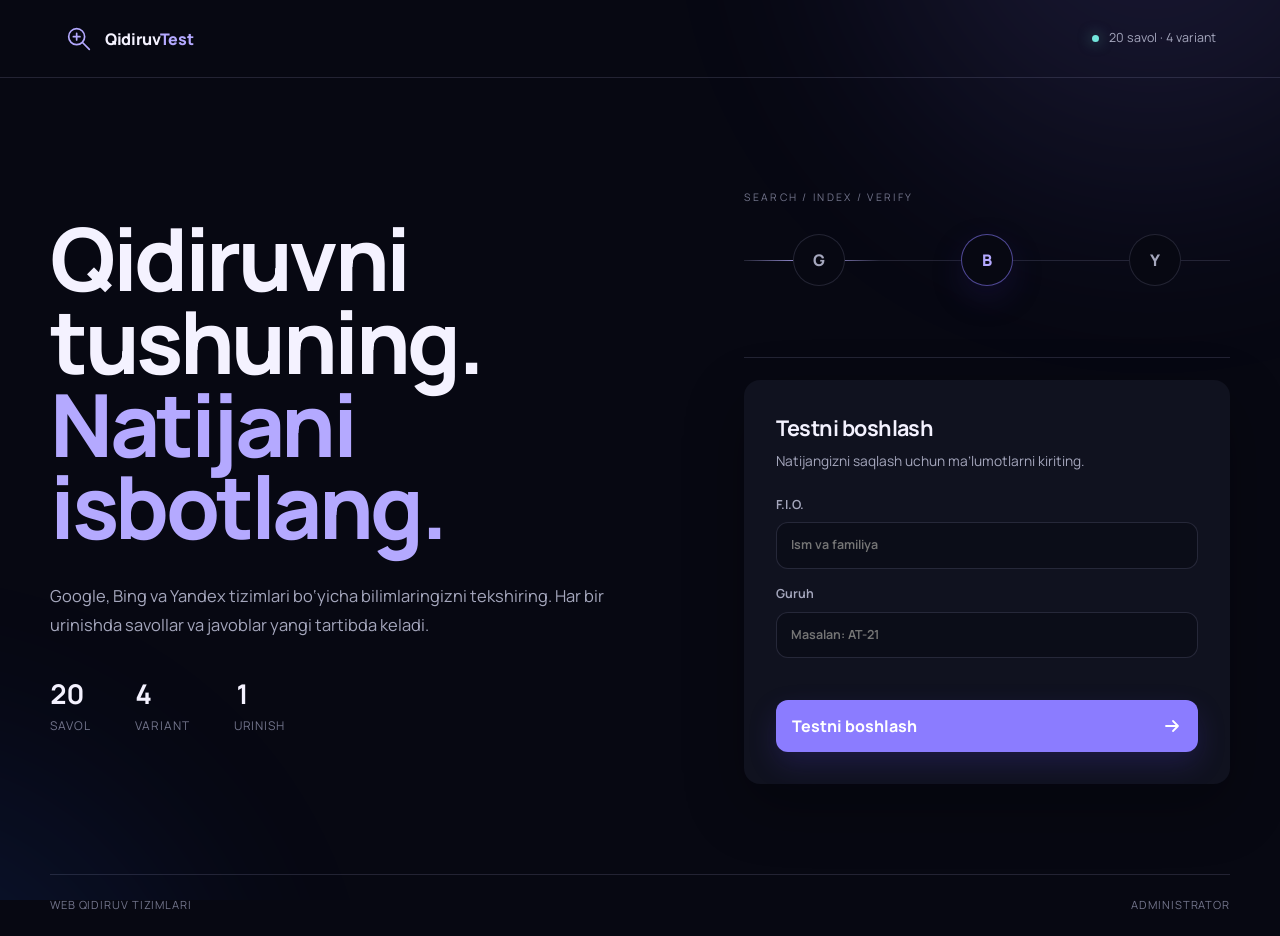
<file: docs/index.html>
<!doctype html>
<html lang="uz">
<head>
  <meta charset="utf-8">
  <meta name="viewport" content="width=device-width,initial-scale=1">
  <meta name="theme-color" content="#070812">
  <meta name="description" content="Google, Bing va Yandex qidiruv tizimlari bo‘yicha interaktiv test">
  <title>Qidiruv Test</title>
  <link rel="preconnect" href="https://fonts.googleapis.com">
  <link rel="preconnect" href="https://fonts.gstatic.com" crossorigin>
  <link href="https://fonts.googleapis.com/css2?family=Manrope:wght@400;500;600;700;800&display=swap" rel="stylesheet">
  <link rel="stylesheet" href="styles.css">
</head>
<body>
  <div class="ambient" aria-hidden="true"><span></span><span></span></div>
  <header class="topbar">
    <a class="wordmark" href="./" aria-label="Qidiruv Test bosh sahifasi">
      <svg viewBox="0 0 32 32" aria-hidden="true"><path d="M13.5 5a8.5 8.5 0 1 0 0 17 8.5 8.5 0 0 0 0-17Z"/><path d="m20 20 7 7"/><path d="M10 13.5h7M13.5 10v7"/></svg>
      <span>Qidiruv<span>Test</span></span>
    </a>
    <div class="topbar-status"><i></i> 20 savol · 4 variant</div>
  </header>

  <main class="student-shell">
    <section id="welcome" class="view welcome-view">
      <div class="welcome-copy">
        <h1>Qidiruvni<br>tushuning.<br><span>Natijani isbotlang.</span></h1>
        <p>Google, Bing va Yandex tizimlari bo‘yicha bilimlaringizni tekshiring. Har bir urinishda savollar va javoblar yangi tartibda keladi.</p>
        <div class="facts" aria-label="Test haqida">
          <div><strong>20</strong><span>savol</span></div>
          <div><strong>4</strong><span>variant</span></div>
          <div><strong>1</strong><span>urinish</span></div>
        </div>
      </div>

      <div class="entry-stage">
        <div class="signal-field" aria-hidden="true">
          <div class="signal-copy">SEARCH / INDEX / VERIFY</div>
          <div class="signal-track"><span></span></div>
          <div class="signal-points"><i>G</i><i>B</i><i>Y</i></div>
        </div>
        <form id="start-form" class="entry-form">
          <h2>Testni boshlash</h2>
          <p>Natijangizni saqlash uchun ma’lumotlarni kiriting.</p>
          <label>F.I.O.
            <input id="full-name" name="full_name" autocomplete="name" maxlength="100" placeholder="Ism va familiya" required>
          </label>
          <label>Guruh
            <input id="group-name" name="group_name" maxlength="50" placeholder="Masalan: AT-21" required>
          </label>
          <p id="start-error" class="form-error" role="alert"></p>
          <button class="primary-button" type="submit"><span>Testni boshlash</span><svg viewBox="0 0 20 20" aria-hidden="true"><path d="M4 10h12M11 5l5 5-5 5"/></svg></button>
          <button id="resume-button" class="text-button hidden" type="button">Oldingi urinishni davom ettirish</button>
        </form>
      </div>
    </section>

    <section id="quiz" class="view quiz-view hidden" aria-live="polite">
      <div class="quiz-header">
        <div>
          <p id="participant-line" class="participant-line"></p>
          <p id="section-name" class="section-name"></p>
        </div>
        <div id="question-position" class="question-position">1 / 20</div>
      </div>
      <div class="progress-rail" aria-label="Test jarayoni"><span id="progress-fill"></span><i id="progress-node"></i></div>
      <article id="question-card" class="question-card">
        <h2 id="question-text"></h2>
        <div id="options" class="option-list" role="radiogroup" aria-label="Javob variantlari"></div>
        <div class="quiz-actions">
          <p id="answer-hint">Bitta javobni tanlang</p>
          <button id="next-button" class="primary-button" type="button" disabled><span>Keyingi savol</span><svg viewBox="0 0 20 20" aria-hidden="true"><path d="M4 10h12M11 5l5 5-5 5"/></svg></button>
        </div>
      </article>
    </section>

    <section id="result" class="view result-view hidden">
      <div class="result-panel">
        <div class="result-copy">
          <p id="result-person"></p>
          <h1 id="result-title">Natija tayyor</h1>
          <p id="result-message"></p>
          <button id="new-attempt" class="primary-button" type="button"><span>Yangi urinish</span><svg viewBox="0 0 20 20" aria-hidden="true"><path d="M16 7a7 7 0 1 0 1 5M16 3v4h-4"/></svg></button>
        </div>
        <div class="result-score">
          <span id="result-percent">0%</span>
          <strong id="result-fraction">0 / 20</strong>
          <div class="score-bar"><i id="score-fill"></i></div>
        </div>
      </div>
      <div class="result-note"><svg viewBox="0 0 24 24" aria-hidden="true"><path d="M12 3 3 7.5 12 12l9-4.5L12 3Z"/><path d="M6 10v6c3 2.7 9 2.7 12 0v-6"/></svg><p>Natija administrator jadvaliga saqlandi. Javoblar tahlilini o‘qituvchidan olishingiz mumkin.</p></div>
    </section>
  </main>

  <footer class="footer"><span>Web qidiruv tizimlari</span><a href="admin.html">Administrator</a></footer>
  <div id="toast" class="toast" role="status"></div>
  <script type="module" src="app.js"></script>
</body>
</html>
</file>
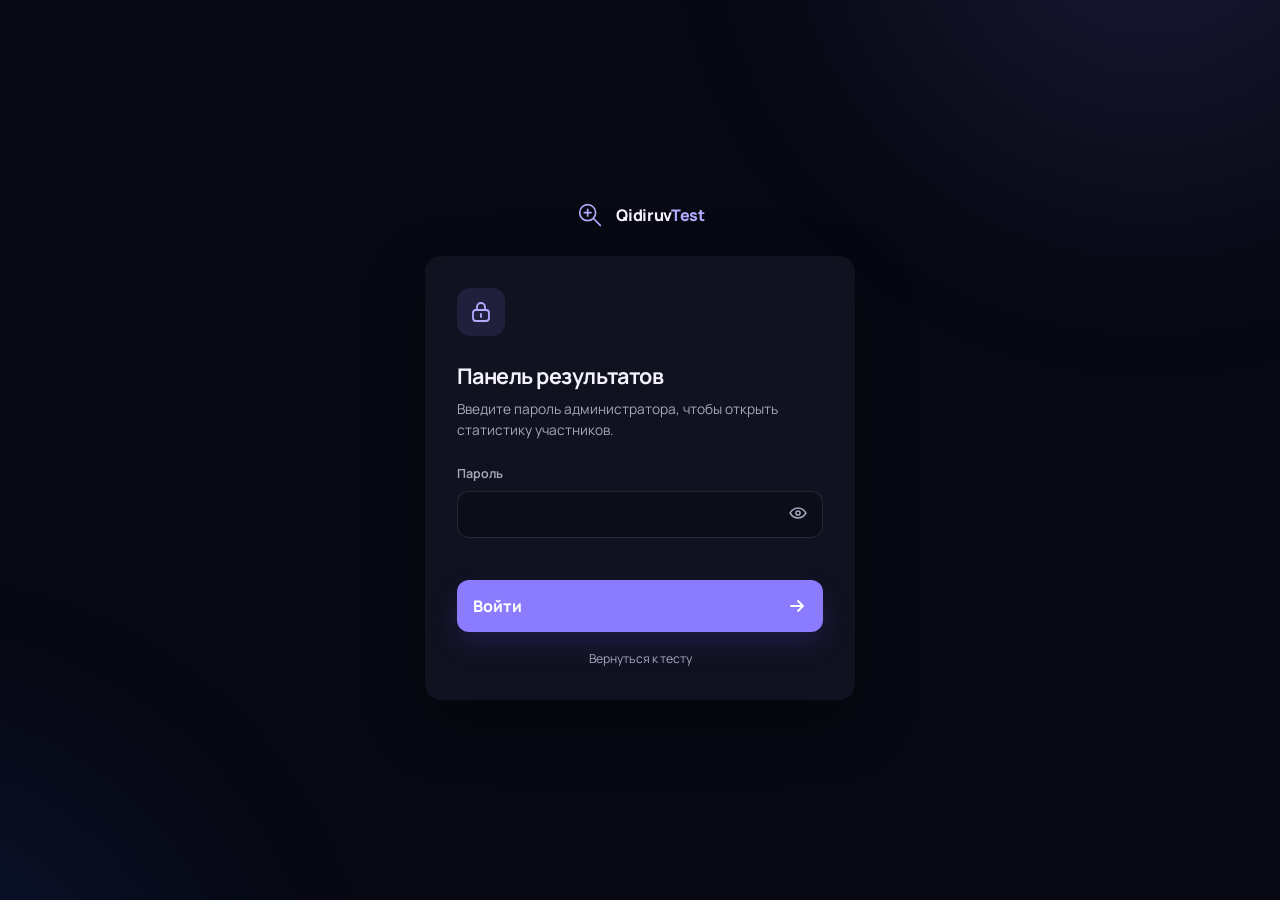
<file: docs/admin.html>
<!doctype html>
<html lang="ru">
<head>
  <meta charset="utf-8">
  <meta name="viewport" content="width=device-width,initial-scale=1">
  <meta name="theme-color" content="#070812">
  <meta name="robots" content="noindex,nofollow">
  <title>Панель результатов — Qidiruv Test</title>
  <link rel="preconnect" href="https://fonts.googleapis.com">
  <link rel="preconnect" href="https://fonts.gstatic.com" crossorigin>
  <link href="https://fonts.googleapis.com/css2?family=Manrope:wght@400;500;600;700;800&display=swap" rel="stylesheet">
  <link rel="stylesheet" href="styles.css">
</head>
<body class="admin-body">
  <div class="ambient" aria-hidden="true"><span></span><span></span></div>
  <section id="admin-login" class="admin-login">
    <a class="wordmark" href="./"><svg viewBox="0 0 32 32" aria-hidden="true"><path d="M13.5 5a8.5 8.5 0 1 0 0 17 8.5 8.5 0 0 0 0-17Z"/><path d="m20 20 7 7"/><path d="M10 13.5h7M13.5 10v7"/></svg><span>Qidiruv<span>Test</span></span></a>
    <form id="login-form" class="login-card">
      <div class="lock-icon"><svg viewBox="0 0 24 24" aria-hidden="true"><rect x="4" y="10" width="16" height="11" rx="3"/><path d="M8 10V7a4 4 0 0 1 8 0v3M12 14v3"/></svg></div>
      <h1>Панель результатов</h1>
      <p>Введите пароль администратора, чтобы открыть статистику участников.</p>
      <label>Пароль
        <div class="password-field"><input id="admin-password" type="password" autocomplete="current-password" required><button id="toggle-password" type="button" aria-label="Показать пароль"><svg viewBox="0 0 24 24" aria-hidden="true"><path d="M2.5 12s3.5-6 9.5-6 9.5 6 9.5 6-3.5 6-9.5 6-9.5-6-9.5-6Z"/><circle cx="12" cy="12" r="2.5"/></svg></button></div>
      </label>
      <p id="login-error" class="form-error" role="alert"></p>
      <button class="primary-button" type="submit"><span>Войти</span><svg viewBox="0 0 20 20" aria-hidden="true"><path d="M4 10h12M11 5l5 5-5 5"/></svg></button>
      <a class="back-link" href="./">Вернуться к тесту</a>
    </form>
  </section>

  <div id="admin-app" class="admin-app hidden">
    <aside class="admin-sidebar">
      <a class="wordmark" href="./"><svg viewBox="0 0 32 32" aria-hidden="true"><path d="M13.5 5a8.5 8.5 0 1 0 0 17 8.5 8.5 0 0 0 0-17Z"/><path d="m20 20 7 7"/><path d="M10 13.5h7M13.5 10v7"/></svg><span>Qidiruv<span>Test</span></span></a>
      <nav><a class="active" href="#results"><svg viewBox="0 0 24 24"><path d="M4 19V9M10 19V5M16 19v-7M22 19V3"/></svg>Результаты</a><a href="#questions"><svg viewBox="0 0 24 24"><path d="M5 4h14v16H5zM8 8h8M8 12h8M8 16h5"/></svg>Сложные вопросы</a></nav>
      <button id="logout-button" class="sidebar-action" type="button"><svg viewBox="0 0 24 24"><path d="M10 5H5v14h5M14 8l4 4-4 4M18 12H9"/></svg>Выйти</button>
    </aside>

    <main class="dashboard">
      <header class="dashboard-header"><div><h1>Результаты тестирования</h1><p id="updated-time">Данные загружаются…</p></div><button id="refresh-button" class="icon-button" type="button" aria-label="Обновить"><svg viewBox="0 0 24 24"><path d="M20 7v5h-5M4 17v-5h5M6.1 9a7 7 0 0 1 11.7-2.1L20 9M4 15l2.2 2.1A7 7 0 0 0 18 15"/></svg></button></header>

      <section id="results">
        <div id="metric-grid" class="metric-grid skeleton-grid"><div></div><div></div><div></div><div></div></div>
        <div class="data-toolbar">
          <div class="search-field"><svg viewBox="0 0 24 24"><circle cx="11" cy="11" r="7"/><path d="m16 16 5 5"/></svg><input id="search-input" type="search" placeholder="Имя или группа"></div>
          <select id="group-filter" aria-label="Фильтр по группе"><option value="">Все группы</option></select>
          <select id="status-filter" aria-label="Фильтр по статусу"><option value="">Все попытки</option><option value="submitted">Завершённые</option><option value="in_progress">Незавершённые</option></select>
          <button id="export-button" class="secondary-button" type="button"><svg viewBox="0 0 24 24"><path d="M12 3v12M7 10l5 5 5-5M4 20h16"/></svg>Экспорт CSV</button>
        </div>
        <div class="table-shell">
          <table><thead><tr><th>Участник</th><th>Группа</th><th>Дата</th><th>Время</th><th>Результат</th><th>Статус</th><th></th></tr></thead><tbody id="results-body"></tbody></table>
          <div id="empty-results" class="empty-state hidden"><svg viewBox="0 0 32 32"><path d="M5 7h22v18H5zM10 12h12M10 17h8"/></svg><h3>Результатов пока нет</h3><p>После прохождения теста участники появятся в этой таблице.</p></div>
        </div>
      </section>

      <section id="questions" class="question-analytics"><div class="section-heading"><h2>Самые сложные вопросы</h2><p>Сначала показаны вопросы с наименьшей долей правильных ответов.</p></div><div id="question-stats" class="question-stats"></div></section>
    </main>
  </div>

  <dialog id="attempt-dialog" class="attempt-dialog"><button id="dialog-close" class="dialog-close" type="button" aria-label="Закрыть">×</button><div id="attempt-detail"></div></dialog>
  <div id="toast" class="toast" role="status"></div>
  <script type="module" src="admin.js"></script>
</body>
</html>
</file>
<file: docs/styles.css>
:root{--canvas:#070812;--surface:#10121f;--raised:#171a2a;--text:#f4f2ff;--muted:#a5a7bd;--dim:#73758c;--accent:#8b7cff;--accent-bright:#b4a9ff;--cyan:#73e6dc;--success:#61d69b;--error:#ff7f92;--line:rgba(206,203,255,.14);--shadow:0 22px 60px rgba(0,0,0,.32);--ease:cubic-bezier(.16,1,.3,1)}
*{box-sizing:border-box}html{scroll-behavior:smooth;color-scheme:dark}body{margin:0;min-height:100vh;background:var(--canvas);color:var(--text);font-family:Manrope,system-ui,sans-serif;line-height:1.5}::selection{background:var(--accent);color:#fff}button,input,select{font:inherit}button,a{touch-action:manipulation}button:focus-visible,a:focus-visible,input:focus-visible,select:focus-visible{outline:3px solid rgba(139,124,255,.38);outline-offset:3px}svg{fill:none;stroke:currentColor;stroke-width:1.8;stroke-linecap:round;stroke-linejoin:round}.hidden{display:none!important}.ambient{position:fixed;inset:0;pointer-events:none;overflow:hidden;z-index:-1}.ambient span{position:absolute;width:44vw;height:44vw;border-radius:50%;filter:blur(120px);opacity:.12}.ambient span:first-child{background:var(--accent);top:-30vw;right:-12vw}.ambient span:last-child{background:#2b69ff;left:-30vw;bottom:-34vw}.topbar{height:78px;padding:0 clamp(22px,5vw,76px);display:flex;align-items:center;justify-content:space-between;border-bottom:1px solid var(--line)}.wordmark{display:inline-flex;align-items:center;gap:11px;color:var(--text);text-decoration:none;font-weight:800;letter-spacing:-.02em}.wordmark>svg{width:30px;color:var(--accent-bright)}.wordmark>span>span{color:var(--accent-bright)}.topbar-status{display:flex;align-items:center;gap:10px;color:var(--muted);font-size:.78rem}.topbar-status i{width:7px;height:7px;border-radius:50%;background:var(--cyan);box-shadow:0 0 14px rgba(115,230,220,.55)}.student-shell{width:min(1180px,calc(100% - 40px));min-height:calc(100vh - 140px);margin:auto}.view{padding:clamp(52px,7vw,96px) 0}.welcome-view{display:grid;grid-template-columns:minmax(0,1fr) minmax(430px,.82fr);gap:clamp(54px,8vw,120px);align-items:center}.welcome-copy h1{max-width:760px;margin:0;font-size:clamp(3.3rem,6.8vw,5.9rem);line-height:.95;letter-spacing:-.04em;font-weight:750}.welcome-copy h1 span{color:var(--accent-bright)}.welcome-copy>p{max-width:650px;color:var(--muted);font-size:1.03rem;line-height:1.75;margin:34px 0}.facts{display:flex;gap:44px}.facts div{display:grid;gap:2px}.facts strong{font-size:1.7rem;font-variant-numeric:tabular-nums}.facts span{font-size:.75rem;color:var(--dim);text-transform:uppercase;letter-spacing:.08em}.entry-stage{position:relative}.signal-field{height:190px;border-bottom:1px solid var(--line);position:relative;overflow:hidden}.signal-copy{font-size:.65rem;letter-spacing:.22em;color:var(--dim);padding-top:22px}.signal-track{position:absolute;left:0;right:0;top:92px;height:1px;background:var(--line)}.signal-track span{position:absolute;width:28%;height:1px;background:linear-gradient(90deg,transparent,var(--accent-bright),transparent);animation:scan 4s var(--ease) infinite}.signal-points{position:absolute;inset:66px 10% auto;display:flex;justify-content:space-between}.signal-points i{width:52px;height:52px;border:1px solid var(--line);background:var(--canvas);border-radius:50%;display:grid;place-items:center;font-style:normal;font-weight:800;color:var(--muted);transition:.25s}.signal-points i:nth-child(2){color:var(--accent-bright);border-color:rgba(139,124,255,.55);box-shadow:0 12px 30px rgba(40,26,101,.28)}@keyframes scan{0%{left:-30%}55%,100%{left:105%}}.entry-form,.login-card{background:var(--surface);padding:32px;border-radius:16px;box-shadow:var(--shadow);margin-top:22px}.entry-form h2,.login-card h1{margin:0 0 7px;font-size:1.35rem;letter-spacing:-.025em}.entry-form>p,.login-card>p{color:var(--muted);font-size:.86rem;margin:0 0 24px}.entry-form label,.login-card label{display:grid;gap:8px;color:var(--muted);font-size:.78rem;font-weight:650;margin-top:16px}.entry-form input,.login-card input,.data-toolbar input,.data-toolbar select{width:100%;background:#0b0d18;border:1px solid var(--line);border-radius:12px;padding:13px 14px;color:var(--text);transition:border-color .18s,background .18s}.entry-form input:hover,.login-card input:hover,.data-toolbar input:hover,.data-toolbar select:hover{border-color:rgba(206,203,255,.28)}.entry-form input:focus,.login-card input:focus,.data-toolbar input:focus,.data-toolbar select:focus{border-color:var(--accent);background:#0d0f1b}.form-error{min-height:20px!important;color:var(--error)!important;font-size:.76rem!important;margin:10px 0 0!important}.primary-button,.secondary-button,.icon-button{border:0;cursor:pointer}.primary-button{width:100%;display:flex;align-items:center;justify-content:space-between;background:var(--accent);color:white;border-radius:12px;padding:14px 16px;font-weight:750;margin-top:12px;box-shadow:0 12px 28px rgba(74,56,190,.23);transition:transform .18s var(--ease),background .18s,box-shadow .18s}.primary-button svg{width:20px}.primary-button:hover:not(:disabled){background:#9a8cff;transform:translateY(-2px);box-shadow:0 16px 34px rgba(74,56,190,.3)}.primary-button:active:not(:disabled){transform:translateY(0)}.primary-button:disabled{opacity:.4;cursor:not-allowed;box-shadow:none}.text-button{display:block;border:0;background:none;color:var(--accent-bright);font-size:.78rem;margin:14px auto 0;cursor:pointer}.footer{width:min(1180px,calc(100% - 40px));height:62px;margin:auto;border-top:1px solid var(--line);display:flex;align-items:center;justify-content:space-between;color:var(--dim);font-size:.7rem;text-transform:uppercase;letter-spacing:.08em}.footer a{color:var(--dim);text-decoration:none}.footer a:hover{color:var(--accent-bright)}
.quiz-view{max-width:960px;margin:auto}.quiz-header{display:flex;align-items:end;justify-content:space-between;margin-bottom:18px}.participant-line{font-size:.75rem;color:var(--muted);margin:0 0 5px}.section-name{color:var(--accent-bright);font-size:.76rem;font-weight:700;margin:0}.question-position{font-size:.83rem;color:var(--muted);font-variant-numeric:tabular-nums}.progress-rail{height:2px;background:var(--line);position:relative;margin-bottom:32px}.progress-rail span{display:block;height:100%;width:5%;background:linear-gradient(90deg,var(--accent),var(--cyan));transition:width .42s var(--ease);box-shadow:0 0 16px rgba(115,230,220,.22)}.progress-rail i{position:absolute;top:50%;left:5%;width:10px;height:10px;border-radius:50%;background:var(--cyan);box-shadow:0 0 18px rgba(115,230,220,.72);transform:translate(-50%,-50%);transition:left .42s var(--ease)}.question-card{min-height:570px;background:var(--surface);border-radius:16px;padding:clamp(28px,5vw,54px);box-shadow:var(--shadow);display:flex;flex-direction:column;will-change:transform,opacity,filter}.question-card h2{max-width:820px;font-size:clamp(1.65rem,3vw,2.65rem);line-height:1.22;letter-spacing:-.03em;margin:0 0 35px;text-wrap:balance}.option-list{display:grid;grid-template-columns:1fr 1fr;gap:12px}.option-button{min-height:78px;text-align:left;display:grid;grid-template-columns:38px 1fr;align-items:center;gap:13px;padding:14px;border:1px solid var(--line);border-radius:14px;background:var(--raised);color:var(--text);cursor:pointer;transition:border-color .18s,background .18s,transform .18s var(--ease)}.option-button:hover{border-color:rgba(180,169,255,.45);transform:translateY(-2px)}.option-button .letter{width:34px;height:34px;border-radius:10px;background:#0d0f1a;display:grid;place-items:center;color:var(--muted);font-weight:800;font-size:.78rem}.option-button.selected{border-color:var(--accent);background:rgba(139,124,255,.12)}.option-button.selected .letter{background:var(--accent);color:#fff}.option-button span:last-child{font-size:.88rem;line-height:1.45}.quiz-actions{display:flex;align-items:center;justify-content:space-between;margin-top:auto;padding-top:30px}.quiz-actions>p{color:var(--dim);font-size:.77rem;margin:0}.quiz-actions .primary-button{width:auto;min-width:190px;margin:0;gap:20px}.result-view{max-width:980px;margin:auto}.result-panel{display:grid;grid-template-columns:1fr 300px;gap:60px;align-items:center;background:var(--surface);border-radius:16px;padding:clamp(34px,6vw,70px);box-shadow:var(--shadow)}.result-copy>p:first-child{color:var(--accent-bright);font-size:.78rem;font-weight:700}.result-copy h1{font-size:clamp(2.6rem,6vw,5.2rem);line-height:1;letter-spacing:-.04em;margin:12px 0 20px}.result-copy>p{max-width:580px;color:var(--muted)}.result-copy .primary-button{width:max-content;gap:20px;margin-top:30px}.result-score{align-self:stretch;border-left:1px solid var(--line);padding-left:46px;display:flex;flex-direction:column;justify-content:center}.result-score>span{font-size:4.6rem;font-weight:800;letter-spacing:-.04em;font-variant-numeric:tabular-nums}.result-score>strong{color:var(--muted);font-size:.86rem}.score-bar{height:4px;background:var(--line);margin-top:25px}.score-bar i{display:block;height:100%;width:0;background:linear-gradient(90deg,var(--accent),var(--cyan));transition:width 1s var(--ease)}.result-note{display:flex;align-items:center;gap:16px;color:var(--muted);max-width:700px;margin:28px auto 0}.result-note svg{width:28px;flex:none;color:var(--cyan)}.result-note p{font-size:.8rem}.toast{position:fixed;right:24px;bottom:24px;max-width:340px;background:var(--raised);box-shadow:var(--shadow);border-radius:12px;padding:13px 16px;color:var(--text);font-size:.8rem;opacity:0;transform:translateY(12px);pointer-events:none;transition:.22s var(--ease);z-index:20}.toast.visible{opacity:1;transform:translateY(0)}
.admin-body{min-height:100vh}.admin-login{min-height:100vh;display:grid;place-items:center;align-content:center;padding:30px}.admin-login>.wordmark{margin-bottom:26px}.login-card{width:min(430px,100%);margin:0}.lock-icon{width:48px;height:48px;border-radius:13px;background:rgba(139,124,255,.13);display:grid;place-items:center;color:var(--accent-bright);margin-bottom:24px}.lock-icon svg{width:24px}.password-field{position:relative}.password-field input{padding-right:50px}.password-field button{position:absolute;right:6px;top:6px;width:38px;height:38px;border:0;background:none;color:var(--muted);cursor:pointer}.password-field svg{width:20px}.back-link{display:block;text-align:center;color:var(--muted);font-size:.76rem;margin-top:18px;text-decoration:none}.admin-app{min-height:100vh;display:grid;grid-template-columns:245px 1fr}.admin-sidebar{position:sticky;top:0;height:100vh;padding:28px 22px;border-right:1px solid var(--line);display:flex;flex-direction:column;background:#090a14}.admin-sidebar nav{display:grid;gap:6px;margin-top:54px}.admin-sidebar nav a,.sidebar-action{display:flex;align-items:center;gap:12px;padding:11px 12px;border-radius:10px;color:var(--muted);font-size:.82rem;text-decoration:none;background:none;border:0;cursor:pointer}.admin-sidebar nav a svg,.sidebar-action svg{width:19px}.admin-sidebar nav a:hover,.sidebar-action:hover{color:var(--text);background:rgba(255,255,255,.04)}.admin-sidebar nav a.active{color:var(--text);background:rgba(139,124,255,.12)}.sidebar-action{margin-top:auto;width:100%}.dashboard{min-width:0;padding:38px clamp(28px,4vw,64px) 70px}.dashboard-header{display:flex;justify-content:space-between;align-items:center;margin-bottom:34px}.dashboard-header h1{font-size:1.8rem;letter-spacing:-.03em;margin:0 0 5px}.dashboard-header p{font-size:.75rem;color:var(--muted);margin:0}.icon-button{width:42px;height:42px;border-radius:12px;background:var(--raised);color:var(--muted);display:grid;place-items:center}.icon-button:hover{color:var(--text)}.icon-button svg{width:19px}.metric-grid{display:grid;grid-template-columns:repeat(4,1fr);gap:12px;margin-bottom:30px}.metric{min-height:125px;background:var(--surface);border-radius:14px;padding:20px;display:flex;flex-direction:column;justify-content:space-between}.metric span{color:var(--muted);font-size:.74rem}.metric strong{font-size:2rem;letter-spacing:-.03em;font-variant-numeric:tabular-nums}.metric small{color:var(--dim);font-size:.68rem}.skeleton-grid div{height:125px;border-radius:14px;background:linear-gradient(100deg,var(--surface) 25%,var(--raised) 45%,var(--surface) 65%);background-size:200% 100%;animation:skeleton 1.4s linear infinite}@keyframes skeleton{to{background-position:-200% 0}}.data-toolbar{display:grid;grid-template-columns:minmax(220px,1fr) 170px 170px auto;gap:10px;margin-bottom:14px}.search-field{position:relative}.search-field svg{position:absolute;left:13px;top:50%;transform:translateY(-50%);width:18px;color:var(--dim)}.search-field input{padding-left:42px}.data-toolbar select{appearance:none}.secondary-button{display:flex;align-items:center;justify-content:center;gap:9px;background:var(--raised);color:var(--text);border-radius:12px;padding:0 16px;font-size:.78rem;font-weight:700}.secondary-button:hover{background:#1d2033}.secondary-button svg{width:18px}.table-shell{background:var(--surface);border-radius:14px;overflow:hidden;min-height:240px}table{width:100%;border-collapse:collapse}th,td{text-align:left;padding:15px 17px;border-bottom:1px solid var(--line);font-size:.78rem}th{color:var(--dim);font-weight:600;background:#0d0f1a}td{color:var(--muted)}td strong{color:var(--text);font-weight:650}tbody tr{transition:background .16s}tbody tr:hover{background:rgba(255,255,255,.025)}.score-cell{color:var(--text);font-weight:750;font-variant-numeric:tabular-nums}.status{display:inline-flex;padding:5px 9px;border-radius:999px;font-size:.65rem;font-weight:700}.status.done{color:var(--success);background:rgba(97,214,155,.1)}.status.open{color:#e9b868;background:rgba(233,184,104,.1)}.row-button{border:0;background:none;color:var(--accent-bright);cursor:pointer;padding:4px;font-size:.74rem}.empty-state{text-align:center;padding:48px 20px}.empty-state svg{width:38px;color:var(--dim)}.empty-state h3{margin:14px 0 4px;font-size:1rem}.empty-state p{margin:0;color:var(--muted);font-size:.75rem}.question-analytics{padding-top:55px}.section-heading h2{font-size:1.35rem;margin:0 0 6px}.section-heading p{color:var(--muted);font-size:.76rem;margin:0}.question-stats{display:grid;gap:8px;margin-top:20px}.question-stat{display:grid;grid-template-columns:1fr 130px 55px;gap:18px;align-items:center;background:var(--surface);border-radius:12px;padding:14px 16px}.question-stat p{margin:0;font-size:.78rem}.question-stat .mini-track{height:4px;background:var(--line)}.question-stat .mini-track i{display:block;height:100%;background:var(--accent)}.question-stat strong{text-align:right;font-size:.75rem;font-variant-numeric:tabular-nums}.attempt-dialog{width:min(760px,calc(100% - 30px));max-height:86vh;background:var(--surface);color:var(--text);border:0;border-radius:16px;padding:32px;box-shadow:var(--shadow)}.attempt-dialog::backdrop{background:rgba(3,4,10,.76);backdrop-filter:blur(4px)}.dialog-close{position:absolute;right:15px;top:12px;border:0;background:none;color:var(--muted);font-size:1.6rem;cursor:pointer}.detail-head{padding-right:30px}.detail-head h2{margin:0 0 5px;font-size:1.45rem}.detail-head p{margin:0;color:var(--muted);font-size:.77rem}.detail-summary{display:flex;gap:22px;margin:24px 0;padding:16px 0;border-top:1px solid var(--line);border-bottom:1px solid var(--line)}.detail-summary div{display:grid;gap:3px}.detail-summary span{font-size:.66rem;color:var(--dim)}.detail-summary strong{font-variant-numeric:tabular-nums}.answer-detail{padding:14px 0;border-bottom:1px solid var(--line)}.answer-detail h3{font-size:.82rem;margin:0 0 8px}.answer-detail p{font-size:.73rem;color:var(--muted);margin:3px 0}.answer-detail p.correct{color:var(--success)}.answer-detail p.wrong{color:var(--error)}
@media(max-width:980px){.welcome-view{grid-template-columns:1fr}.welcome-copy{padding-top:10px}.entry-stage{display:grid;grid-template-columns:.8fr 1.2fr;gap:25px}.signal-field{height:auto;min-height:310px;border-bottom:0;border-right:1px solid var(--line)}.signal-track{top:50%;left:20px;right:20px}.signal-points{inset:calc(50% - 26px) 9% auto}.entry-form{margin:0}.option-list{grid-template-columns:1fr}.admin-app{grid-template-columns:82px 1fr}.admin-sidebar{align-items:center;padding:24px 12px}.admin-sidebar .wordmark>span,.admin-sidebar nav a:not(.active)::after,.admin-sidebar nav a{font-size:0}.admin-sidebar nav a svg,.sidebar-action svg{width:21px}.admin-sidebar nav a,.sidebar-action{justify-content:center}.sidebar-action{font-size:0}.metric-grid{grid-template-columns:1fr 1fr}.data-toolbar{grid-template-columns:1fr 1fr}.search-field{grid-column:1/-1}.table-shell{overflow-x:auto}table{min-width:780px}}
@media(max-width:650px){.topbar{height:66px;padding:0 18px}.topbar-status{font-size:0}.student-shell{width:calc(100% - 24px)}.view{padding:38px 0 56px}.welcome-copy h1{font-size:3.15rem}.welcome-copy>p{font-size:.9rem;margin:25px 0}.facts{gap:30px}.entry-stage{display:block}.signal-field{min-height:170px;border-right:0;border-bottom:1px solid var(--line)}.signal-track{top:86px}.signal-points{inset:60px 8% auto}.entry-form{margin-top:18px;padding:24px}.question-card{padding:26px 18px;min-height:590px}.question-card h2{font-size:1.55rem}.option-button{min-height:68px}.quiz-actions{display:grid;gap:18px}.quiz-actions .primary-button{width:100%}.result-panel{grid-template-columns:1fr;padding:28px}.result-score{border-left:0;border-top:1px solid var(--line);padding:25px 0 0}.result-score>span{font-size:3.8rem}.admin-app{display:block}.admin-sidebar{position:static;height:auto;display:flex;flex-direction:row;justify-content:space-between;border-right:0;border-bottom:1px solid var(--line)}.admin-sidebar nav{display:none}.admin-sidebar .wordmark>span{display:inline;font-size:1rem}.sidebar-action{width:auto;margin:0}.dashboard{padding:26px 14px 55px}.dashboard-header h1{font-size:1.4rem}.metric-grid{grid-template-columns:1fr 1fr}.metric{min-height:110px}.metric strong{font-size:1.6rem}.data-toolbar{grid-template-columns:1fr}.search-field{grid-column:auto}.secondary-button{min-height:46px}.question-stat{grid-template-columns:1fr 54px}.question-stat .mini-track{grid-column:1/-1;grid-row:2}.attempt-dialog{padding:24px 18px}.footer{width:calc(100% - 24px)}}
@media(prefers-reduced-motion:reduce){*,*::before,*::after{scroll-behavior:auto!important;animation-duration:.01ms!important;animation-iteration-count:1!important;transition-duration:.01ms!important}.signal-track span{display:none}}
</file>
